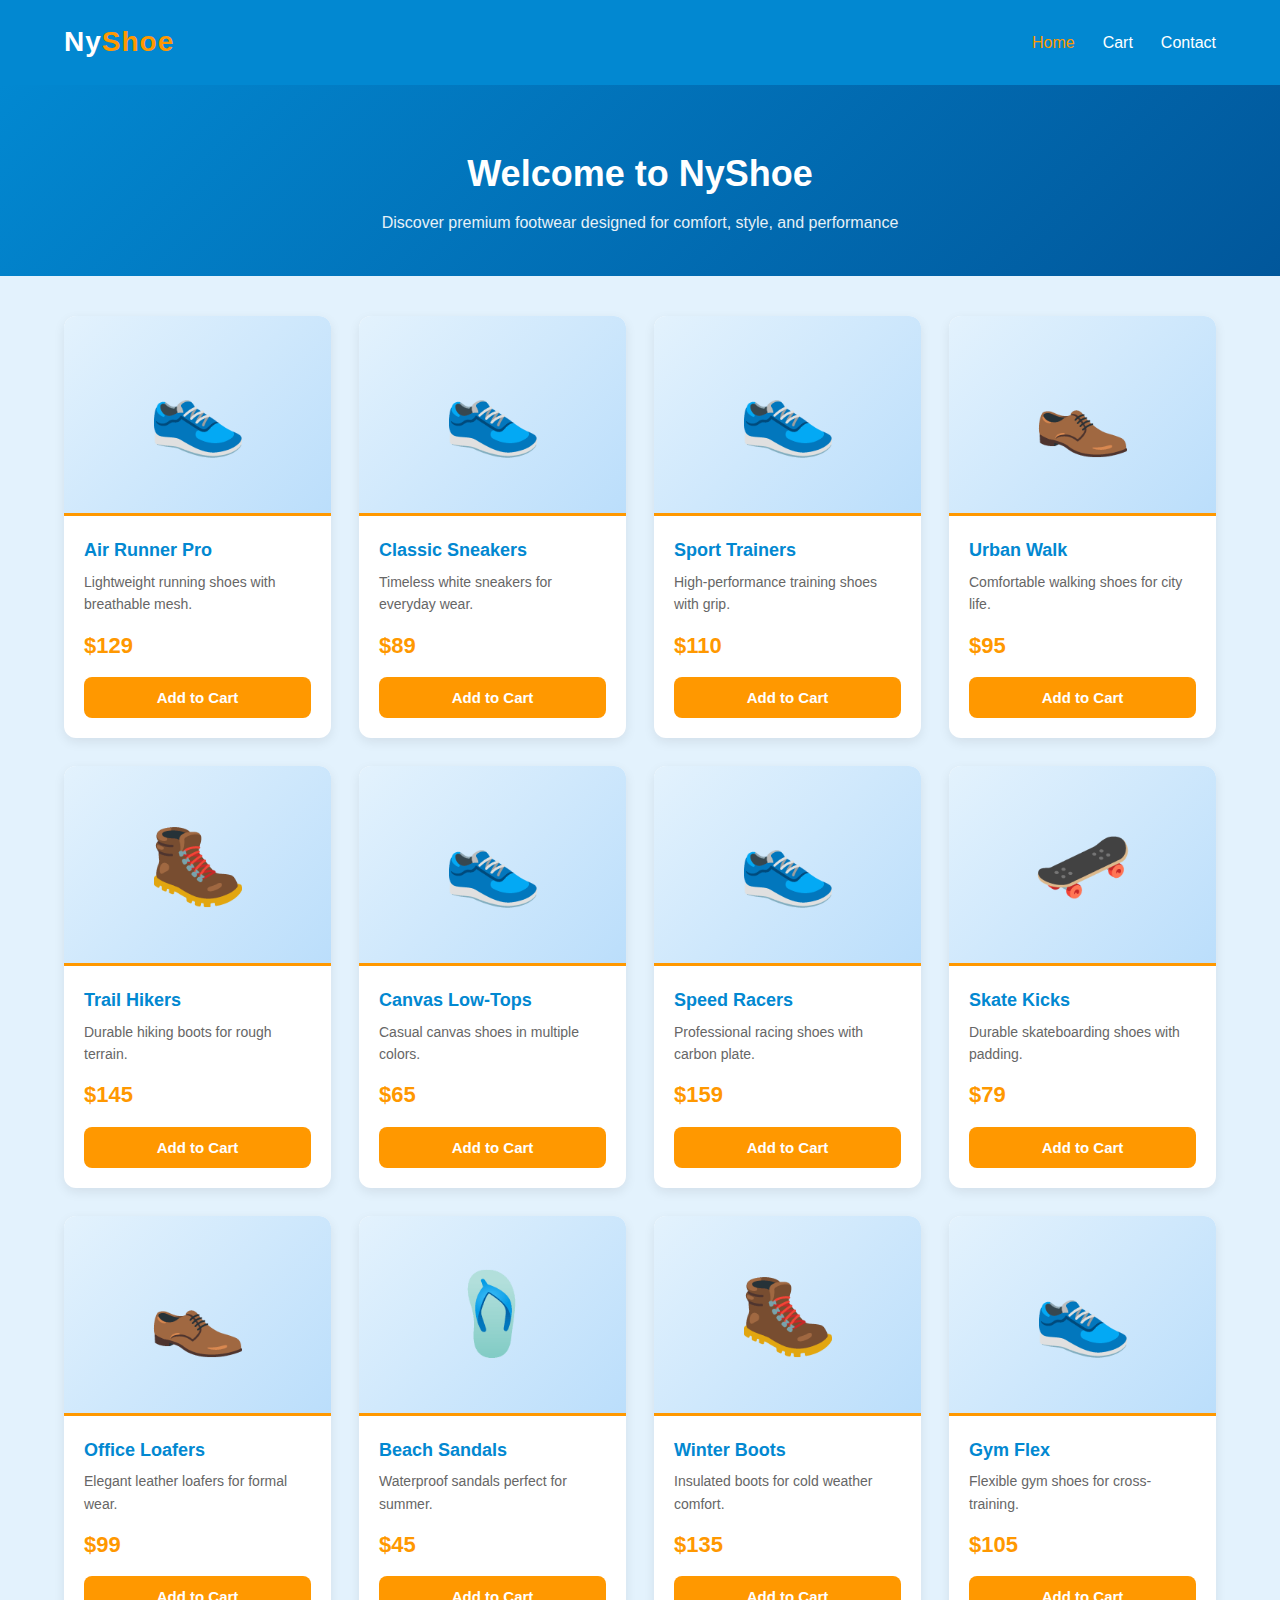
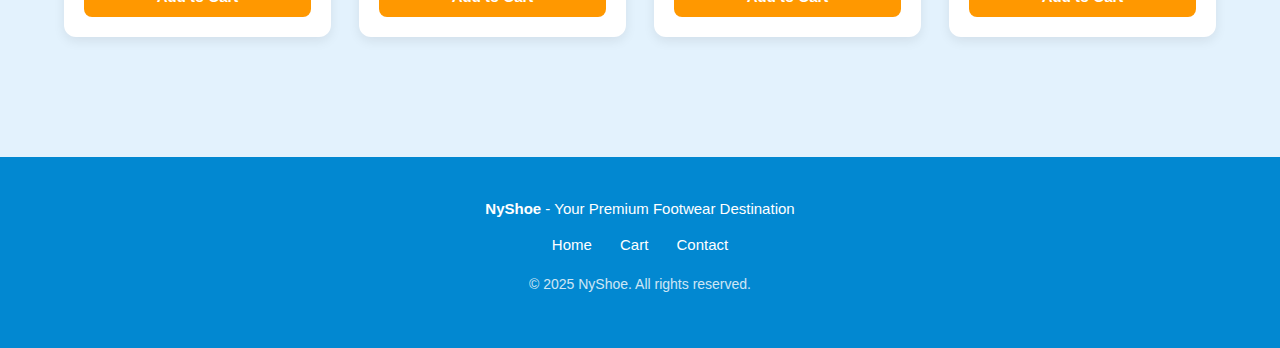
<file: index.html>
<!DOCTYPE html>
<html lang="en">
<head>
  <meta charset="UTF-8">
  <meta name="viewport" content="width=device-width, initial-scale=1.0">
  <title>NyShoe - Premium Footwear Collection</title>
  <link rel="stylesheet" href="style.css">
</head>
<body>

<!-- Toast Notification -->
<div id="toast"></div>

<!-- Header -->
<header>
  <nav>
    <div class="logo">Ny<span>Shoe</span></div>
    <div class="nav-links">
      <a href="index.html" class="active">Home</a>
      <a href="cart.html">
        Cart
        <span id="cartBadge" style="display:none;">0</span>
      </a>
      <a href="contact.html">Contact</a>
    </div>
  </nav>
</header>

<!-- Page Header -->
<div class="page-header">
  <h1>Welcome to NyShoe</h1>
  <p>Discover premium footwear designed for comfort, style, and performance</p>
</div>

<!-- Products Section -->
<div class="container">
  <div class="products-grid" id="productsGrid">
    <!-- Products will be rendered here by JavaScript -->
  </div>
</div>

<!-- Footer -->
<footer>
  <p><strong>NyShoe</strong> - Your Premium Footwear Destination</p>
  <p>
    <a href="index.html">Home</a>
    <a href="cart.html">Cart</a>
    <a href="contact.html">Contact</a>
  </p>
  <p style="margin-top:16px; opacity:0.8; font-size:14px;">&copy; 2025 NyShoe. All rights reserved.</p>
</footer>

<script src="app.js"></script>
</body>
</html>
</file>
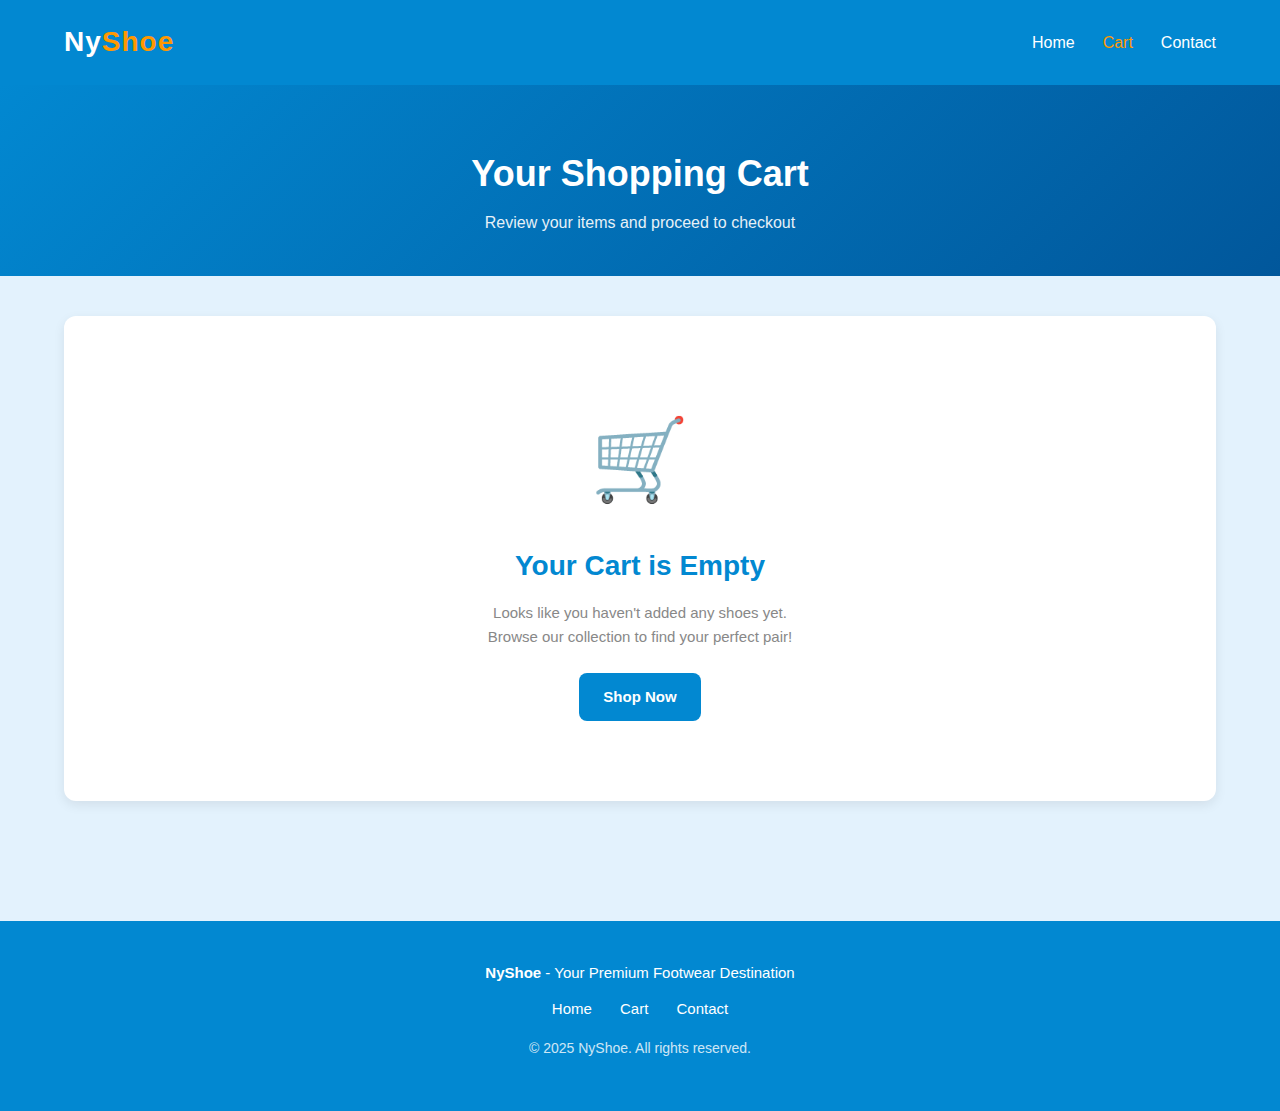
<file: cart.html>
<!DOCTYPE html>
<html lang="en">
<head>
  <!-- Google tag (gtag.js) -->
<script async src="https://www.googletagmanager.com/gtag/js?id=AW-17909067481"></script>
<script>
  window.dataLayer = window.dataLayer || [];
  function gtag(){dataLayer.push(arguments);}
  gtag('js', new Date());

  gtag('config', 'AW-17909067481');
</script>
  <!-- Google Tag Manager -->
<script>(function(w,d,s,l,i){w[l]=w[l]||[];w[l].push({'gtm.start':
new Date().getTime(),event:'gtm.js'});var f=d.getElementsByTagName(s)[0],
j=d.createElement(s),dl=l!='dataLayer'?'&l='+l:'';j.async=true;j.src=
'https://www.googletagmanager.com/gtm.js?id='+i+dl;f.parentNode.insertBefore(j,f);
})(window,document,'script','dataLayer','GTM-T9R3SBQ6');</script>
<!-- End Google Tag Manager -->
  <!-- Google tag (gtag.js) -->
<script async src="https://www.googletagmanager.com/gtag/js?id=G-7HH5857LVC"></script>
<script>
  window.dataLayer = window.dataLayer || [];
  function gtag(){dataLayer.push(arguments);}
  gtag('js', new Date());

  gtag('config', 'G-7HH5857LVC');
</script>
  <meta charset="UTF-8">
  <meta name="viewport" content="width=device-width, initial-scale=1.0">
  <title>Shopping Cart - NyShoe</title>
  <link rel="stylesheet" href="style.css">
</head>
<body>
  <!-- Google Tag Manager (noscript) -->
<noscript><iframe src="https://www.googletagmanager.com/ns.html?id=GTM-T9R3SBQ6"
height="0" width="0" style="display:none;visibility:hidden"></iframe></noscript>
<!-- End Google Tag Manager (noscript) -->

<!-- Toast Notification -->
<div id="toast"></div>

<!-- Header -->
<header>
  <nav>
    <div class="logo">Ny<span>Shoe</span></div>
    <div class="nav-links">
      <a href="index.html">Home</a>
      <a href="cart.html" class="active">
        Cart
        <span id="cartBadge" style="display:none;">0</span>
      </a>
      <a href="contact.html">Contact</a>
    </div>
  </nav>
</header>

<!-- Page Header -->
<div class="page-header">
  <h1>Your Shopping Cart</h1>
  <p>Review your items and proceed to checkout</p>
</div>

<!-- Cart Section -->
<div class="container">
  <div class="cart-container">
    
    <!-- Cart Items (rendered by JavaScript) -->
    <div id="cartItemsContainer">
      <!-- Cart table or empty state will appear here -->
    </div>

    <!-- Cart Summary -->
    <div class="cart-summary" id="cartSummary" style="display:none;">
      <h3>Order Summary</h3>
      
      <div class="summary-row">
        <span>Subtotal:</span>
        <span id="subtotalValue">$0.00</span>
      </div>
      
      <div class="summary-row">
        <span>Shipping:</span>
        <span id="shippingValue">$15.00</span>
      </div>
      
      <div class="summary-row">
        <span>Tax (8%):</span>
        <span id="taxValue">$0.00</span>
      </div>
      
      <div class="summary-row total">
        <span>Total:</span>
        <span id="totalValue">$0.00</span>
      </div>
      
      <button class="btn btn-full" style="margin-top:20px;" onclick="checkout()">
        Proceed to Checkout
      </button>
      
      <a href="index.html" class="btn btn-full btn-blue" style="margin-top:12px; display:block;">
        Continue Shopping
      </a>
      
      <p style="font-size:13px; color:#888; margin-top:16px; text-align:center;">
        🚚 Free shipping on orders over $200
      </p>
    </div>

  </div>
</div>

<!-- Footer -->
<footer>
  <p><strong>NyShoe</strong> - Your Premium Footwear Destination</p>
  <p>
    <a href="index.html">Home</a>
    <a href="cart.html">Cart</a>
    <a href="contact.html">Contact</a>
  </p>
  <p style="margin-top:16px; opacity:0.8; font-size:14px;">&copy; 2025 NyShoe. All rights reserved.</p>
</footer>

<script src="app.js"></script>
</body>
</html>
</file>
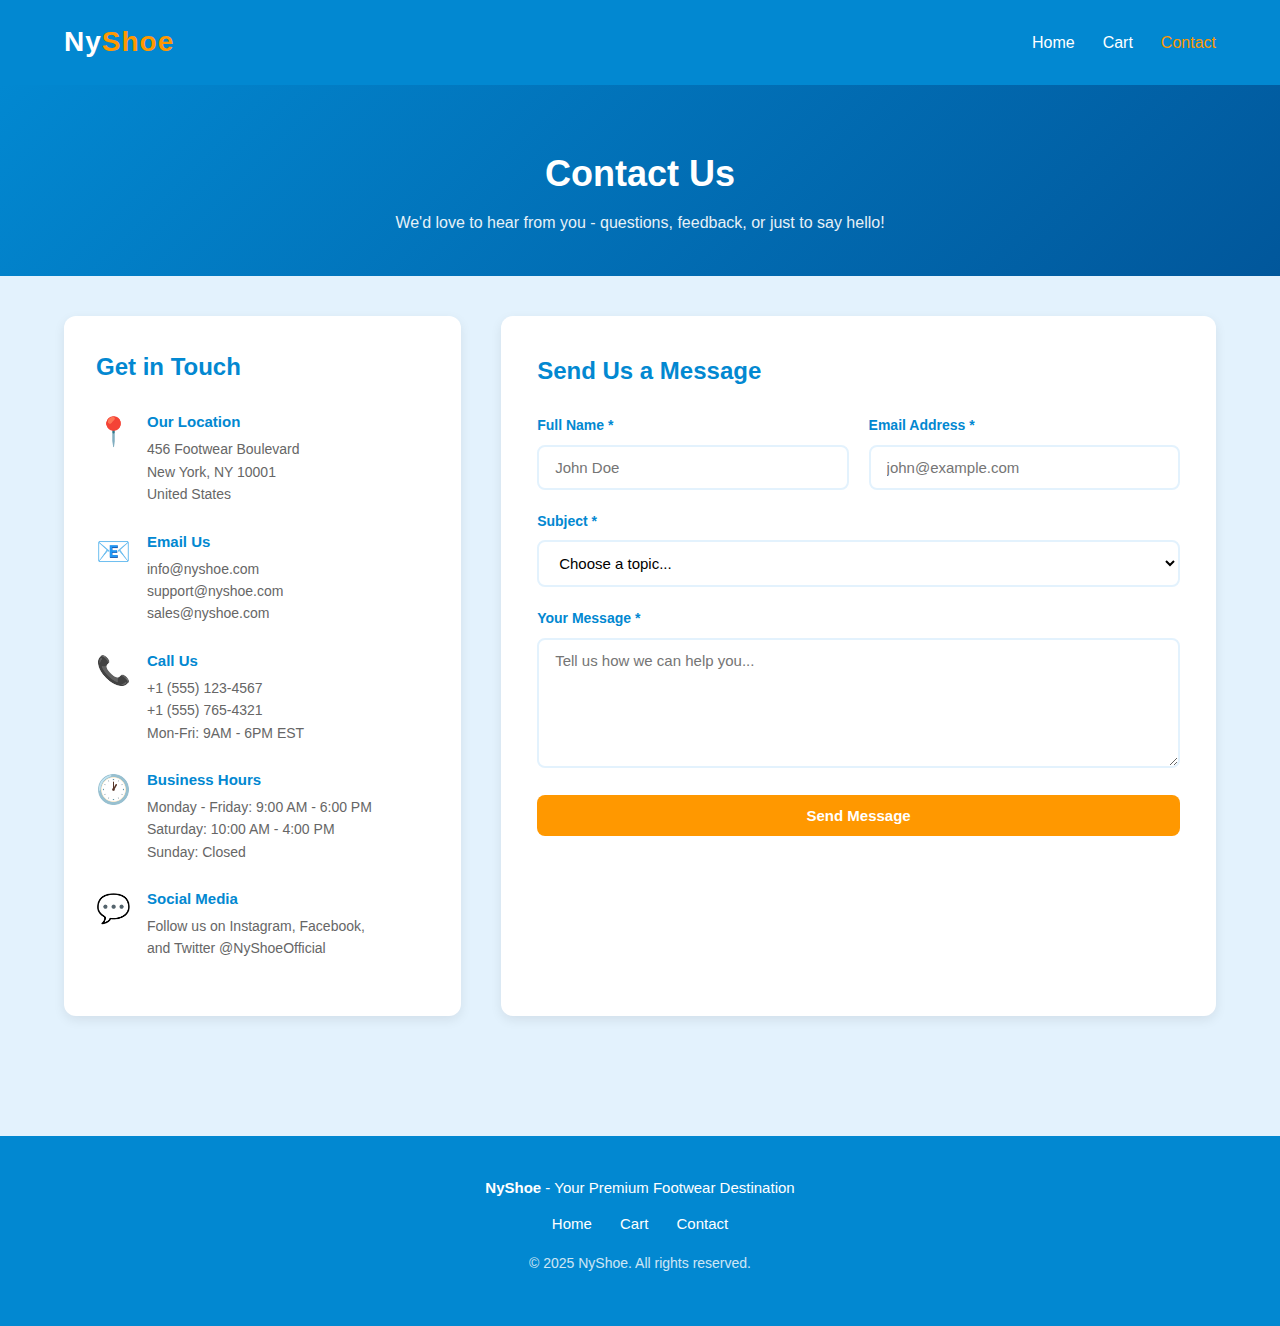
<file: contact.html>
<!DOCTYPE html>
<html lang="en">
<head>
  <!-- Google tag (gtag.js) -->
<script async src="https://www.googletagmanager.com/gtag/js?id=AW-17909067481"></script>
<script>
  window.dataLayer = window.dataLayer || [];
  function gtag(){dataLayer.push(arguments);}
  gtag('js', new Date());

  gtag('config', 'AW-17909067481');
</script>
  <!-- Google Tag Manager -->
<script>(function(w,d,s,l,i){w[l]=w[l]||[];w[l].push({'gtm.start':
new Date().getTime(),event:'gtm.js'});var f=d.getElementsByTagName(s)[0],
j=d.createElement(s),dl=l!='dataLayer'?'&l='+l:'';j.async=true;j.src=
'https://www.googletagmanager.com/gtm.js?id='+i+dl;f.parentNode.insertBefore(j,f);
})(window,document,'script','dataLayer','GTM-T9R3SBQ6');</script>
<!-- End Google Tag Manager -->
  <!-- Google tag (gtag.js) -->
<script async src="https://www.googletagmanager.com/gtag/js?id=G-7HH5857LVC"></script>
<script>
  window.dataLayer = window.dataLayer || [];
  function gtag(){dataLayer.push(arguments);}
  gtag('js', new Date());

  gtag('config', 'G-7HH5857LVC');
</script>
  <meta charset="UTF-8">
  <meta name="viewport" content="width=device-width, initial-scale=1.0">
  <title>Contact Us - NyShoe</title>
  <link rel="stylesheet" href="style.css">
</head>
<body>
  <!-- Google Tag Manager (noscript) -->
<noscript><iframe src="https://www.googletagmanager.com/ns.html?id=GTM-T9R3SBQ6"
height="0" width="0" style="display:none;visibility:hidden"></iframe></noscript>
<!-- End Google Tag Manager (noscript) -->

<!-- Toast Notification -->
<div id="toast"></div>

<!-- Header -->
<header>
  <nav>
    <div class="logo">Ny<span>Shoe</span></div>
    <div class="nav-links">
      <a href="index.html">Home</a>
      <a href="cart.html">
        Cart
        <span id="cartBadge" style="display:none;">0</span>
      </a>
      <a href="contact.html" class="active">Contact</a>
    </div>
  </nav>
</header>

<!-- Page Header -->
<div class="page-header">
  <h1>Contact Us</h1>
  <p>We'd love to hear from you - questions, feedback, or just to say hello!</p>
</div>

<!-- Contact Section -->
<div class="container">
  <div class="contact-grid">

    <!-- Left: Contact Information -->
    <div class="contact-info">
      <h2>Get in Touch</h2>
      
      <div class="info-block">
        <div class="info-icon">📍</div>
        <div>
          <h4>Our Location</h4>
          <p>456 Footwear Boulevard<br>New York, NY 10001<br>United States</p>
        </div>
      </div>

      <div class="info-block">
        <div class="info-icon">📧</div>
        <div>
          <h4>Email Us</h4>
          <p>info@nyshoe.com<br>support@nyshoe.com<br>sales@nyshoe.com</p>
        </div>
      </div>

      <div class="info-block">
        <div class="info-icon">📞</div>
        <div>
          <h4>Call Us</h4>
          <p>+1 (555) 123-4567<br>+1 (555) 765-4321<br>Mon-Fri: 9AM - 6PM EST</p>
        </div>
      </div>

      <div class="info-block">
        <div class="info-icon">🕐</div>
        <div>
          <h4>Business Hours</h4>
          <p>Monday - Friday: 9:00 AM - 6:00 PM<br>Saturday: 10:00 AM - 4:00 PM<br>Sunday: Closed</p>
        </div>
      </div>

      <div class="info-block">
        <div class="info-icon">💬</div>
        <div>
          <h4>Social Media</h4>
          <p>Follow us on Instagram, Facebook,<br>and Twitter @NyShoeOfficial</p>
        </div>
      </div>
    </div>

    <!-- Right: Contact Form -->
    <div class="contact-form-box">
      <h2>Send Us a Message</h2>
      
      <!-- The Form -->
      <form id="contactForm">
        <div class="form-row">
          <div class="form-group">
            <label for="contactName">Full Name *</label>
            <input type="text" id="contactName" placeholder="John Doe">
            <span class="error-msg">Please enter your name (min. 2 characters)</span>
          </div>

          <div class="form-group">
            <label for="contactEmail">Email Address *</label>
            <input type="email" id="contactEmail" placeholder="john@example.com">
            <span class="error-msg">Please enter a valid email address</span>
          </div>
        </div>

        <div class="form-group full">
          <label for="contactSubject">Subject *</label>
          <select id="contactSubject">
            <option value="" disabled selected>Choose a topic...</option>
            <option value="order">Order Inquiry</option>
            <option value="product">Product Information</option>
            <option value="shipping">Shipping & Delivery</option>
            <option value="returns">Returns & Exchanges</option>
            <option value="sizing">Size & Fit Help</option>
            <option value="wholesale">Wholesale Inquiry</option>
            <option value="feedback">Feedback</option>
            <option value="other">Other</option>
          </select>
          <span class="error-msg">Please select a subject</span>
        </div>

        <div class="form-group full">
          <label for="contactMessage">Your Message *</label>
          <textarea id="contactMessage" placeholder="Tell us how we can help you..."></textarea>
          <span class="error-msg">Please enter your message (min. 10 characters)</span>
        </div>

        <button type="submit" class="btn btn-full">Send Message</button>
      </form>

      <!-- Success Message (hidden by default) -->
      <div class="success-message" id="successMessage">
        <div class="icon">✅</div>
        <h3>Message Sent Successfully!</h3>
        <p>Thank you for contacting NyShoe!<br>Our team will review your message and get back to you within 24 hours.</p>
        <button class="btn btn-blue" onclick="resetContactForm()">Send Another Message</button>
      </div>

    </div>

  </div>
</div>

<!-- Footer -->
<footer>
  <p><strong>NyShoe</strong> - Your Premium Footwear Destination</p>
  <p>
    <a href="index.html">Home</a>
    <a href="cart.html">Cart</a>
    <a href="contact.html">Contact</a>
  </p>
  <p style="margin-top:16px; opacity:0.8; font-size:14px;">&copy; 2025 NyShoe. All rights reserved.</p>
</footer>

<script src="app.js"></script>
</body>
</html>
</file>
<file: style.css>
/* Reset */
* {
  margin: 0;
  padding: 0;
  box-sizing: border-box;
}

body {
  font-family: Arial, sans-serif;
  background: #e3f2fd;
  color: #1a1a1a;
  line-height: 1.6;
}

a {
  text-decoration: none;
  color: inherit;
}

/* ---- HEADER ---- */
header {
  background: #0288d1;
  color: white;
  padding: 20px 0;
  box-shadow: 0 3px 10px rgba(2, 136, 209, 0.3);
}

nav {
  max-width: 1200px;
  margin: 0 auto;
  padding: 0 24px;
  display: flex;
  justify-content: space-between;
  align-items: center;
}

.logo {
  font-size: 28px;
  font-weight: bold;
  color: white;
  letter-spacing: 1px;
}

.logo span {
  color: #ff9800;
}

.nav-links {
  display: flex;
  gap: 28px;
}

.nav-links a {
  color: white;
  font-size: 16px;
  font-weight: 500;
  transition: color 0.3s;
}

.nav-links a:hover,
.nav-links a.active {
  color: #ff9800;
}

#cartBadge {
  background: #ff9800;
  color: white;
  border-radius: 50%;
  padding: 2px 7px;
  font-size: 12px;
  margin-left: 5px;
  font-weight: bold;
}

/* ---- PAGE HEADER ---- */
.page-header {
  background: linear-gradient(135deg, #0288d1 0%, #01579b 100%);
  color: white;
  text-align: center;
  padding: 60px 24px 40px;
}

.page-header h1 {
  font-size: 36px;
  margin-bottom: 8px;
}

.page-header p {
  font-size: 16px;
  opacity: 0.9;
}

/* ---- CONTAINER ---- */
.container {
  max-width: 1200px;
  margin: 0 auto;
  padding: 40px 24px;
}

/* ---- PRODUCTS GRID ---- */
.products-grid {
  display: grid;
  grid-template-columns: repeat(auto-fill, minmax(260px, 1fr));
  gap: 28px;
}

/* ---- PRODUCT CARD ---- */
.product-card {
  background: white;
  border-radius: 12px;
  overflow: hidden;
  box-shadow: 0 4px 12px rgba(0, 0, 0, 0.08);
  transition: transform 0.3s, box-shadow 0.3s;
}

.product-card:hover {
  transform: translateY(-5px);
  box-shadow: 0 8px 20px rgba(2, 136, 209, 0.15);
}

.product-img {
  background: linear-gradient(135deg, #e3f2fd 0%, #bbdefb 100%);
  height: 200px;
  display: flex;
  align-items: center;
  justify-content: center;
  font-size: 80px;
  border-bottom: 3px solid #ff9800;
}

.product-body {
  padding: 20px;
}

.product-body h3 {
  font-size: 18px;
  margin-bottom: 6px;
  color: #0288d1;
}

.product-body p {
  font-size: 14px;
  color: #666;
  margin-bottom: 12px;
}

.product-price {
  font-size: 22px;
  font-weight: bold;
  color: #ff9800;
  margin-bottom: 14px;
}

/* ---- BUTTONS ---- */
.btn {
  display: inline-block;
  padding: 12px 24px;
  background: #ff9800;
  color: white;
  border: none;
  border-radius: 8px;
  font-size: 15px;
  font-weight: 600;
  cursor: pointer;
  text-align: center;
  transition: background 0.3s, transform 0.2s;
}

.btn:hover {
  background: #f57c00;
  transform: scale(1.02);
}

.btn-full {
  width: 100%;
}

.btn-blue {
  background: #0288d1;
}

.btn-blue:hover {
  background: #0277bd;
}

/* ---- TOAST ---- */
#toast {
  position: fixed;
  bottom: 30px;
  right: 30px;
  background: #0288d1;
  color: white;
  padding: 16px 28px;
  border-radius: 10px;
  font-size: 15px;
  box-shadow: 0 6px 20px rgba(2, 136, 209, 0.4);
  z-index: 9999;
  display: none;
  animation: slideIn 0.3s ease;
}

#toast.show {
  display: block;
}

@keyframes slideIn {
  from {
    transform: translateX(400px);
    opacity: 0;
  }
  to {
    transform: translateX(0);
    opacity: 1;
  }
}

/* ---- CART PAGE ---- */
.cart-container {
  display: grid;
  gap: 30px;
}

.cart-table {
  width: 100%;
  background: white;
  border-radius: 12px;
  overflow: hidden;
  box-shadow: 0 4px 12px rgba(0, 0, 0, 0.08);
  border-collapse: collapse;
}

.cart-table th {
  background: #0288d1;
  color: white;
  padding: 16px;
  text-align: left;
  font-size: 15px;
  font-weight: 600;
}

.cart-table td {
  padding: 18px 16px;
  border-bottom: 1px solid #e3f2fd;
  font-size: 15px;
}

.cart-table tr:last-child td {
  border-bottom: none;
}

.cart-item-info {
  display: flex;
  align-items: center;
  gap: 16px;
}

.item-emoji {
  font-size: 40px;
}

.item-name h4 {
  font-size: 16px;
  color: #0288d1;
  margin-bottom: 2px;
}

.item-name p {
  font-size: 13px;
  color: #888;
}

/* Quantity Controls */
.qty-controls {
  display: flex;
  align-items: center;
  gap: 10px;
}

.qty-btn {
  width: 32px;
  height: 32px;
  border: 2px solid #0288d1;
  background: white;
  border-radius: 6px;
  color: #0288d1;
  font-size: 18px;
  font-weight: bold;
  cursor: pointer;
  display: flex;
  align-items: center;
  justify-content: center;
  transition: all 0.3s;
}

.qty-btn:hover {
  background: #0288d1;
  color: white;
}

.qty-value {
  font-weight: 600;
  min-width: 30px;
  text-align: center;
}

.btn-remove {
  background: none;
  border: none;
  color: #f44336;
  font-size: 20px;
  cursor: pointer;
  transition: color 0.3s;
}

.btn-remove:hover {
  color: #d32f2f;
}

/* Cart Summary */
.cart-summary {
  background: white;
  border-radius: 12px;
  padding: 28px;
  box-shadow: 0 4px 12px rgba(0, 0, 0, 0.08);
  max-width: 450px;
  margin-left: auto;
}

.cart-summary h3 {
  font-size: 20px;
  color: #0288d1;
  margin-bottom: 20px;
}

.summary-row {
  display: flex;
  justify-content: space-between;
  padding: 10px 0;
  font-size: 15px;
  border-bottom: 1px solid #e3f2fd;
}

.summary-row.total {
  border-bottom: none;
  border-top: 3px solid #0288d1;
  margin-top: 10px;
  padding-top: 16px;
  font-weight: bold;
  font-size: 20px;
  color: #ff9800;
}

/* Empty Cart */
.empty-cart {
  background: white;
  border-radius: 12px;
  box-shadow: 0 4px 12px rgba(0, 0, 0, 0.08);
  text-align: center;
  padding: 80px 30px;
}

.empty-cart h2 {
  font-size: 28px;
  color: #0288d1;
  margin-bottom: 12px;
}

.empty-cart p {
  color: #888;
  font-size: 15px;
  margin-bottom: 24px;
}

/* ---- CONTACT PAGE ---- */
.contact-grid {
  display: grid;
  grid-template-columns: 1fr 1.8fr;
  gap: 40px;
}

.contact-info {
  background: white;
  border-radius: 12px;
  padding: 32px;
  box-shadow: 0 4px 12px rgba(0, 0, 0, 0.08);
  height: fit-content;
}

.contact-info h2 {
  font-size: 24px;
  color: #0288d1;
  margin-bottom: 24px;
}

.info-block {
  display: flex;
  gap: 16px;
  margin-bottom: 24px;
  align-items: flex-start;
}

.info-icon {
  font-size: 28px;
  flex-shrink: 0;
}

.info-block h4 {
  font-size: 15px;
  color: #0288d1;
  margin-bottom: 4px;
  font-weight: 600;
}

.info-block p {
  font-size: 14px;
  color: #666;
  line-height: 1.6;
}

/* Contact Form */
.contact-form-box {
  background: white;
  border-radius: 12px;
  padding: 36px;
  box-shadow: 0 4px 12px rgba(0, 0, 0, 0.08);
}

.contact-form-box h2 {
  font-size: 24px;
  color: #0288d1;
  margin-bottom: 24px;
}

.form-row {
  display: grid;
  grid-template-columns: 1fr 1fr;
  gap: 20px;
}

.form-group {
  margin-bottom: 20px;
}

.form-group.full {
  grid-column: 1 / -1;
}

.form-group label {
  display: block;
  font-size: 14px;
  font-weight: 600;
  color: #0288d1;
  margin-bottom: 8px;
}

.form-group input,
.form-group select,
.form-group textarea {
  width: 100%;
  padding: 12px 16px;
  border: 2px solid #e3f2fd;
  border-radius: 8px;
  font-size: 15px;
  font-family: Arial, sans-serif;
  background: white;
  transition: border-color 0.3s;
}

.form-group input:focus,
.form-group select:focus,
.form-group textarea:focus {
  outline: none;
  border-color: #0288d1;
}

.form-group textarea {
  height: 130px;
  resize: vertical;
}

/* Form Validation */
.form-group .error-msg {
  color: #f44336;
  font-size: 13px;
  margin-top: 6px;
  display: none;
}

.form-group.error input,
.form-group.error select,
.form-group.error textarea {
  border-color: #f44336;
}

.form-group.error .error-msg {
  display: block;
}

/* Success Message */
.success-message {
  display: none;
  text-align: center;
  padding: 60px 30px;
}

.success-message.show {
  display: block;
}

.success-message .icon {
  font-size: 60px;
  margin-bottom: 20px;
}

.success-message h3 {
  font-size: 26px;
  color: #4caf50;
  margin-bottom: 12px;
}

.success-message p {
  color: #666;
  font-size: 15px;
  margin-bottom: 24px;
  line-height: 1.6;
}

/* ---- FOOTER ---- */
footer {
  background: #0288d1;
  color: white;
  text-align: center;
  padding: 40px 24px;
  margin-top: 80px;
}

footer p {
  font-size: 15px;
  margin-bottom: 12px;
}

footer a {
  color: white;
  margin: 0 12px;
  transition: color 0.3s;
}

footer a:hover {
  color: #ff9800;
}

/* ---- RESPONSIVE ---- */
@media (max-width: 768px) {
  .contact-grid {
    grid-template-columns: 1fr;
  }

  .form-row {
    grid-template-columns: 1fr;
  }

  .nav-links {
    gap: 16px;
  }

  .nav-links a {
    font-size: 14px;
  }

  .products-grid {
    grid-template-columns: repeat(2, 1fr);
    gap: 20px;
  }

  .cart-table th,
  .cart-table td {
    padding: 12px 10px;
    font-size: 14px;
  }

  .page-header h1 {
    font-size: 28px;
  }
}

@media (max-width: 480px) {
  .products-grid {
    grid-template-columns: 1fr;
  }

  .logo {
    font-size: 22px;
  }

  .cart-summary {
    max-width: 100%;
  }
}
</file>
